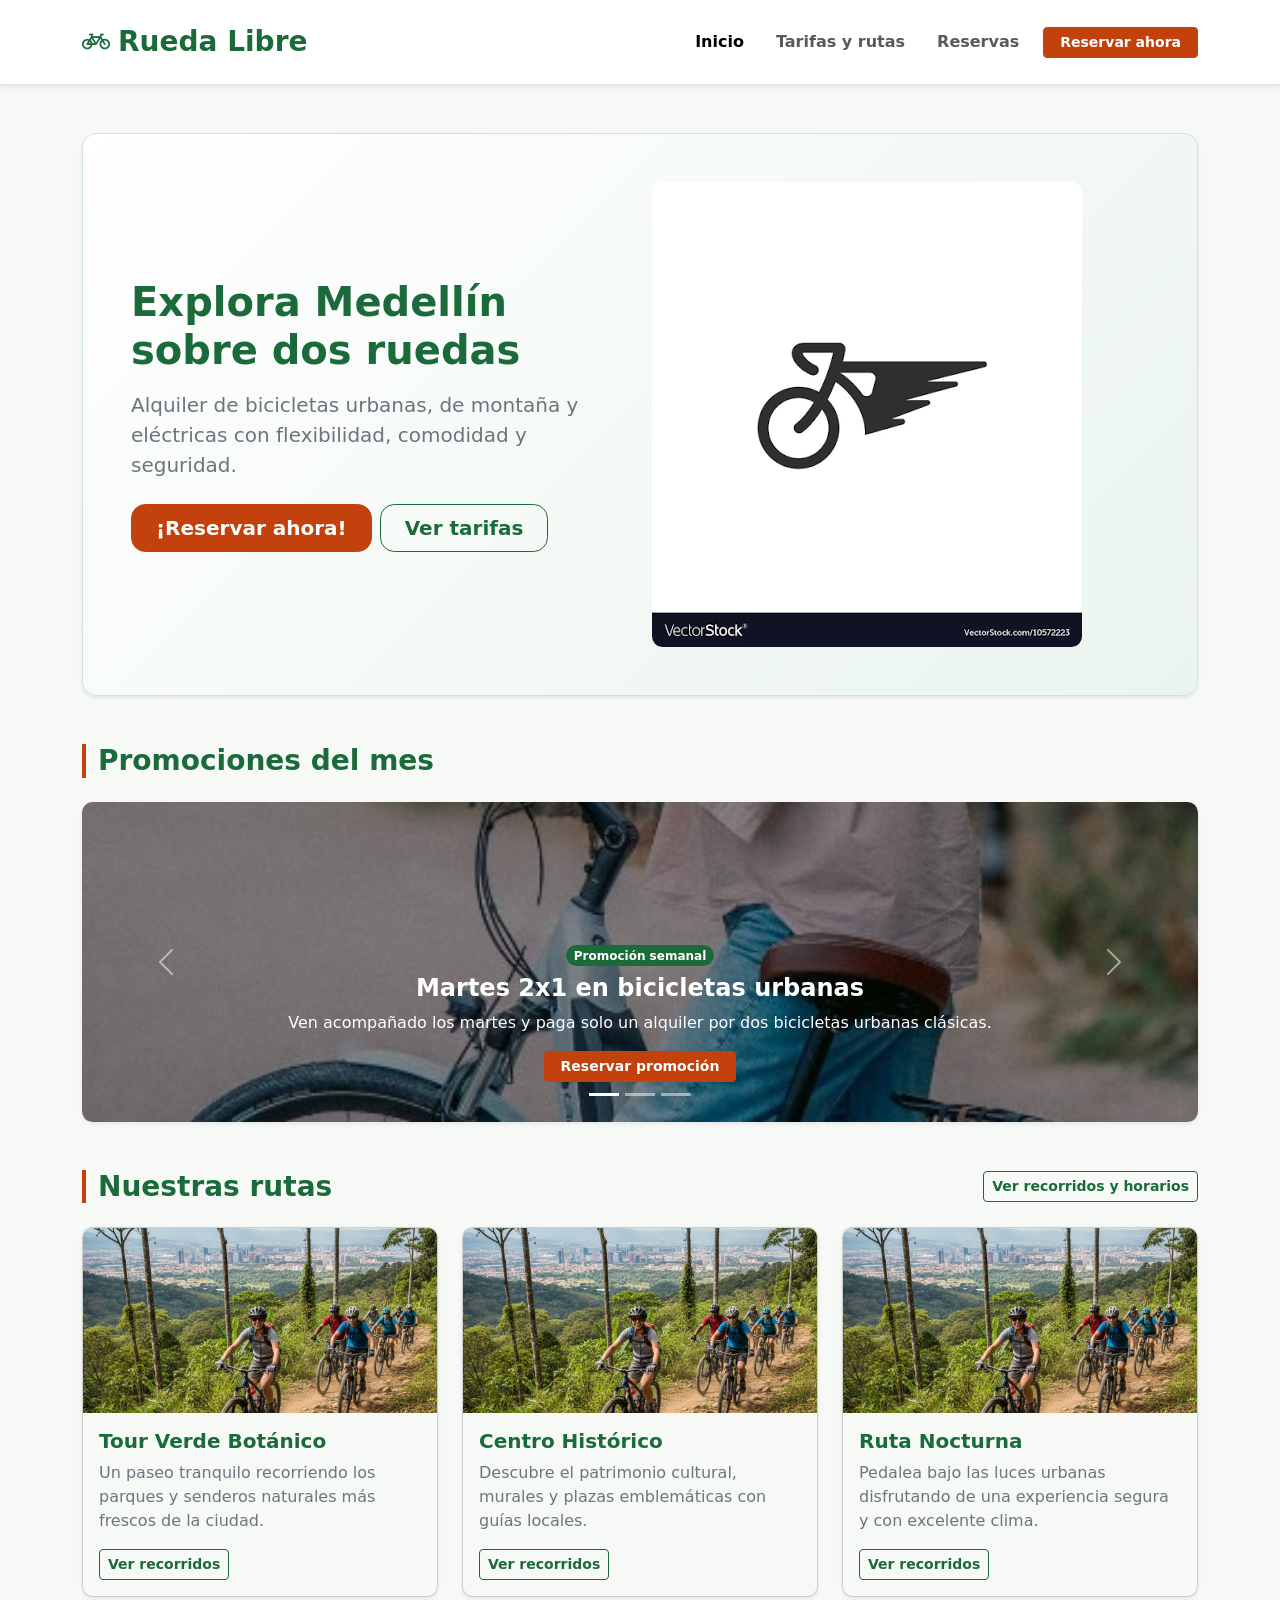
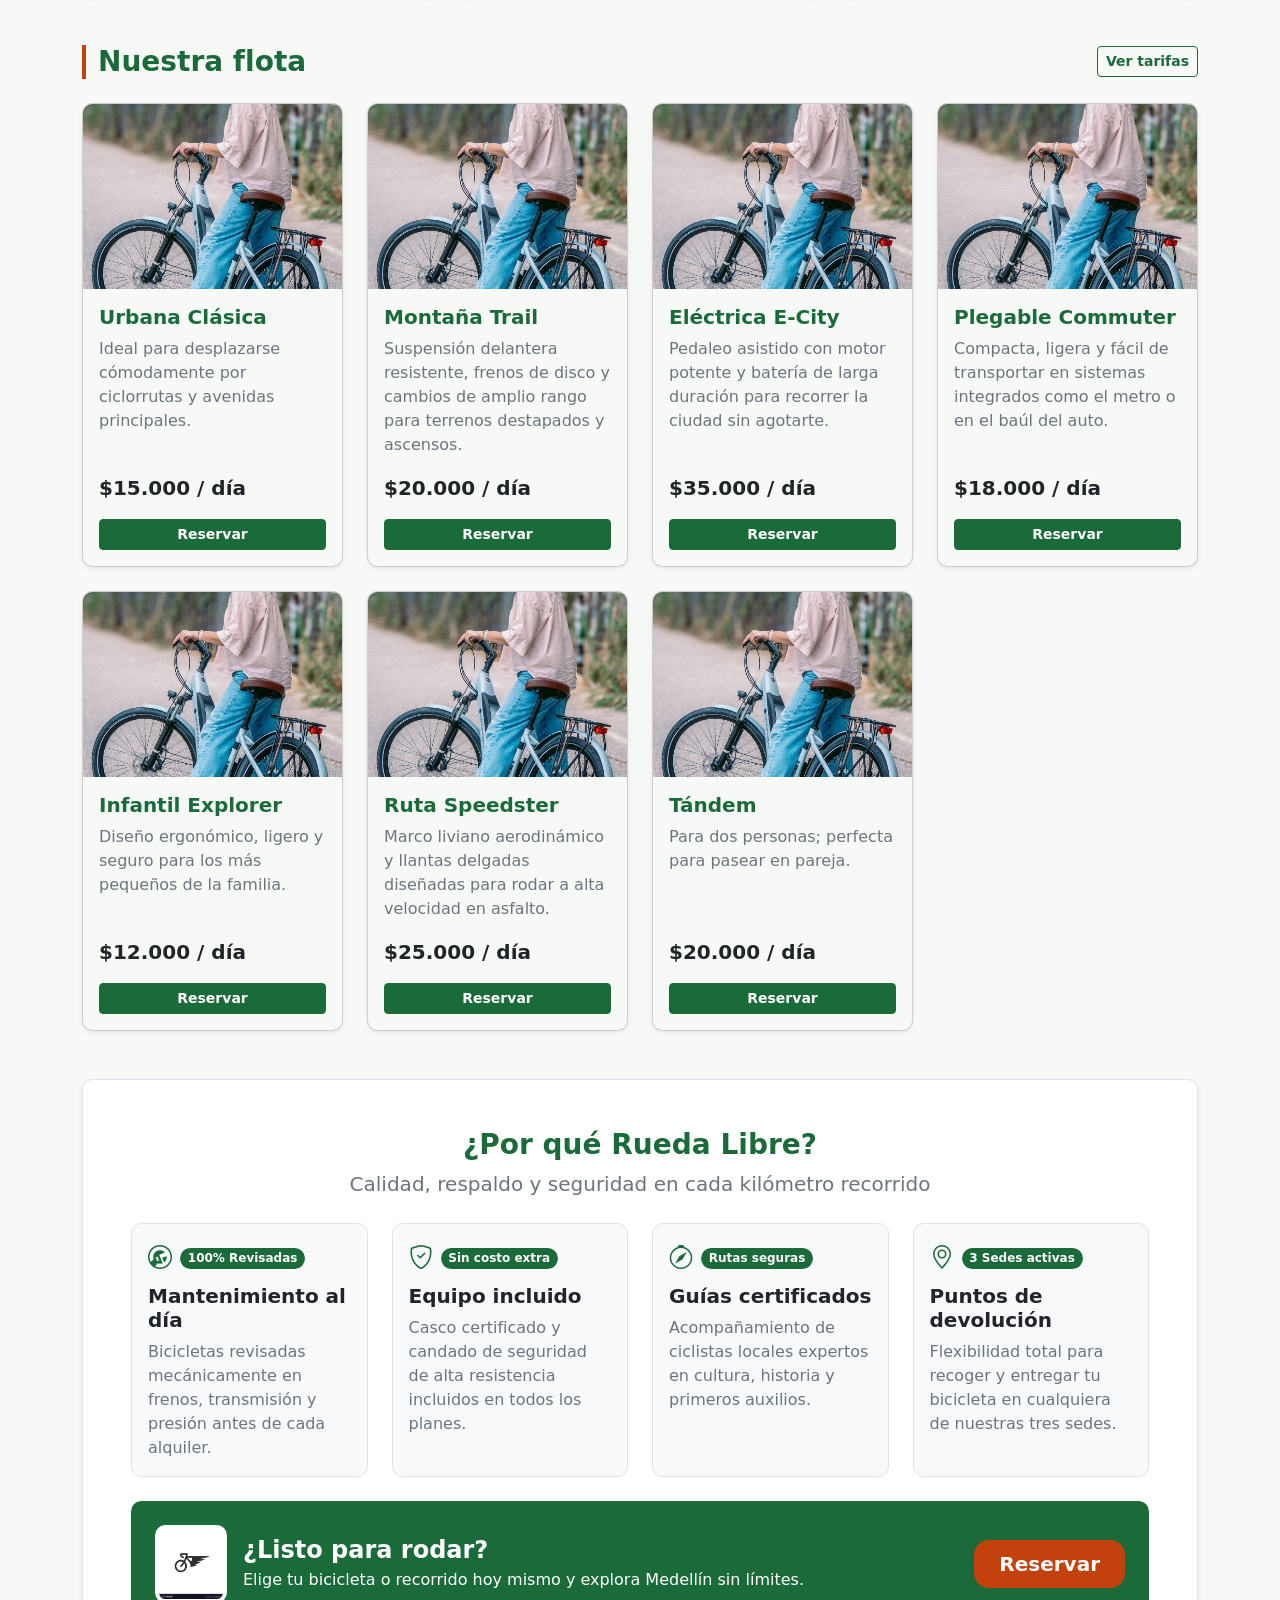
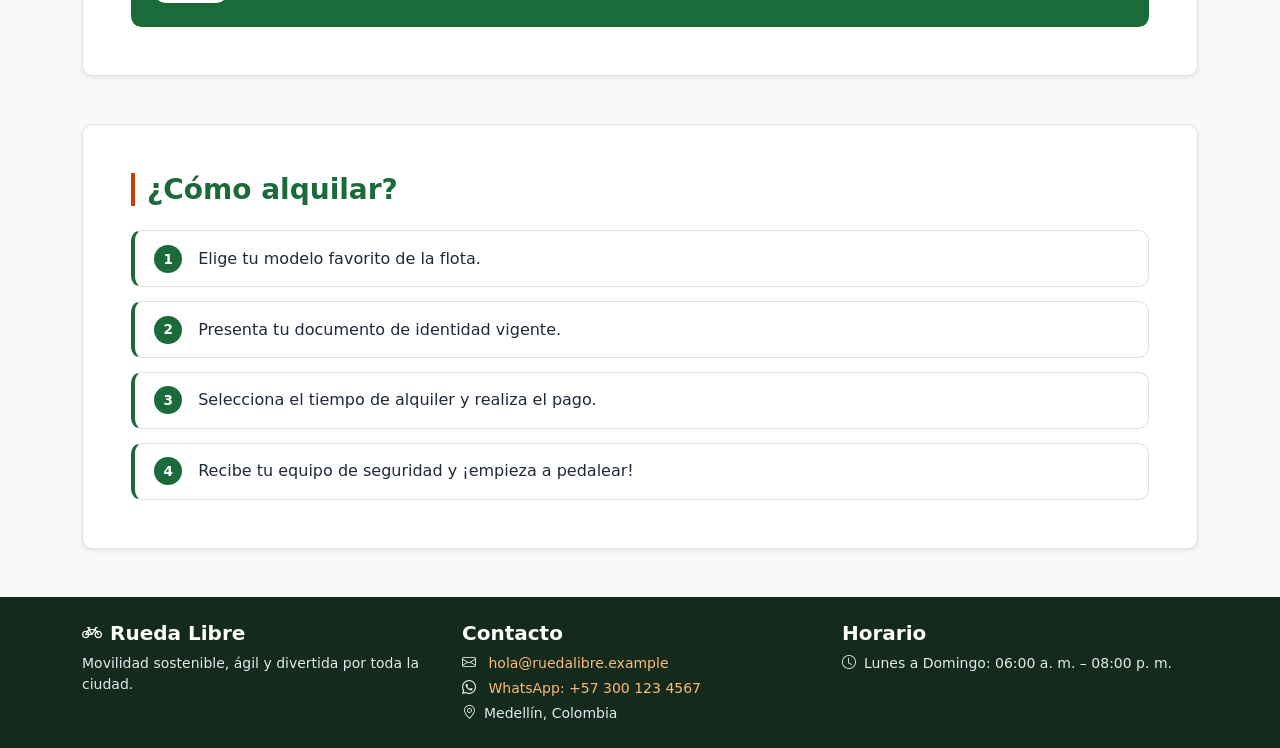
<file: index.html>
<!DOCTYPE html>
<html lang="es">
<head>
  <meta charset="UTF-8">
  <meta name="viewport" content="width=device-width, initial-scale=1.0">
  <meta name="description" content="Rueda Libre - Alquiler de bicicletas urbanas, de montaña y eléctricas en Medellín. Conoce nuestra flota y rutas.">
  <title>Rueda Libre | Alquiler de bicicletas en Medellín</title>
  <!-- Bootstrap 5.3 CSS -->
  <link href="https://cdn.jsdelivr.net/npm/bootstrap@5.3.3/dist/css/bootstrap.min.css" rel="stylesheet" integrity="sha384-QWTKZyjpPEjISv5WaRU9OFeRpok6YctnYmDr5pNlyT2bRjXh0JMhjY6hW+ALEwIH" crossorigin="anonymous">
  <!-- Bootstrap Icons CDN -->
  <link rel="stylesheet" href="https://cdn.jsdelivr.net/npm/bootstrap-icons@1.11.3/font/bootstrap-icons.min.css">
  <!-- Hoja propia después de Bootstrap -->
  <link rel="stylesheet" href="./style.css">
</head>
<body class="d-flex flex-column min-vh-100">

  <!-- MiniReto 9 y 12: Navbar colapsable por debajo de lg (992px) -->
  <header class="sticky-top shadow-sm">
    <nav class="navbar navbar-expand-lg bg-white border-bottom py-3">
      <div class="container">
        <a class="navbar-brand fw-bold text-primary fs-3 d-flex align-items-center gap-2" href="index.html">
          <i class="bi bi-bicycle" aria-hidden="true"></i>
          <span>Rueda Libre</span>
        </a>

        <button class="navbar-toggler" type="button" data-bs-toggle="collapse" data-bs-target="#menuPrincipal" aria-controls="menuPrincipal" aria-expanded="false" aria-label="Abrir o cerrar menú de navegación">
          <span class="navbar-toggler-icon"></span>
        </button>

        <div class="collapse navbar-collapse" id="menuPrincipal">
          <ul class="navbar-nav ms-auto align-items-lg-center gap-lg-3 mt-3 mt-lg-0">
            <li class="nav-item">
              <a class="nav-link active fw-semibold" aria-current="page" href="index.html">Inicio</a>
            </li>
            <li class="nav-item">
              <a class="nav-link fw-semibold" href="paginas/tarifas.html">Tarifas y rutas</a>
            </li>
            <li class="nav-item">
              <a class="nav-link fw-semibold" href="paginas/reservas.html">Reservas</a>
            </li>
            <li class="nav-item mt-2 mt-lg-0">
              <a href="paginas/reservas.html" class="btn btn-naranja-pedal btn-sm fw-bold px-3">Reservar ahora</a>
            </li>
          </ul>
        </div>
      </div>
    </nav>
  </header>

  <main class="container py-4 py-lg-5 flex-grow-1">

    <!-- Portada Hero con clase propia .hero-rueda y botones unificados -->
    <section class="hero-rueda p-4 p-md-5 mb-5 shadow-sm">
      <div class="row align-items-center g-4 text-center text-md-start">
        <div class="col-12 col-md-6">
          <h1 class="display-6 fw-bold text-primary mb-3">Explora Medellín sobre dos ruedas</h1>
          <p class="lead text-secondary mb-4">Alquiler de bicicletas urbanas, de montaña y eléctricas con flexibilidad, comodidad y seguridad.</p>
          <div class="d-flex flex-wrap justify-content-center justify-content-md-start gap-2">
            <a href="paginas/reservas.html" class="btn btn-naranja-pedal btn-lg fw-bold px-4">¡Reservar ahora!</a>
            <a href="paginas/tarifas.html" class="btn btn-outline-primary btn-lg fw-bold px-4">Ver tarifas</a>
          </div>
        </div>
        <div class="col-12 col-md-6">
          <img src="img/images.png" alt="Personas pedaleando en bicicletas por la ciudad" class="img-fluid rounded mx-auto">
        </div>
      </div>
    </section>

    <!-- MiniReto 10: Carrusel de 3 promociones del mes -->
    <section id="promociones-mes" class="mb-5">
      <h2 class="h3 fw-bold titulo-seccion-rueda mb-4">Promociones del mes</h2>
      <div id="carruselPromociones" class="carousel slide rounded overflow-hidden shadow-sm" data-bs-ride="carousel">
        <div class="carousel-indicators">
          <button type="button" data-bs-target="#carruselPromociones" data-bs-slide-to="0" class="active" aria-current="true" aria-label="Promoción 1"></button>
          <button type="button" data-bs-target="#carruselPromociones" data-bs-slide-to="1" aria-label="Promoción 2"></button>
          <button type="button" data-bs-target="#carruselPromociones" data-bs-slide-to="2" aria-label="Promoción 3"></button>
        </div>

        <div class="carousel-inner">
          <!-- Promoción 1 -->
          <div class="carousel-item active">
            <img src="img/bicicleta.jpg" class="d-block w-100 img-carrusel" alt="Dos bicicletas urbanas estacionadas para la promoción Martes 2x1">
            <div class="carousel-caption d-block">
              <span class="badge bg-primary mb-2">Promoción semanal</span>
              <h3 class="h4 fw-bold">Martes 2x1 en bicicletas urbanas</h3>
              <p class="mb-3">Ven acompañado los martes y paga solo un alquiler por dos bicicletas urbanas clásicas.</p>
              <a href="paginas/reservas.html" class="btn btn-naranja-pedal btn-sm fw-bold px-3">Reservar promoción</a>
            </div>
          </div>

          <!-- Promoción 2 -->
          <div class="carousel-item">
            <img src="img/images.png" class="d-block w-100 img-carrusel" alt="Ciclista recorriendo Medellín en bicicleta eléctrica asistida">
            <div class="carousel-caption d-block">
              <span class="badge bg-primary mb-2">Movilidad eléctrica</span>
              <h3 class="h4 fw-bold">20 % de descuento en eléctricas de lunes a jueves</h3>
              <p class="mb-3">Sube cualquier loma de Medellín sin esfuerzo con tarifa preferencial entre semana.</p>
              <a href="paginas/tarifas.html" class="btn btn-outline-light btn-sm fw-bold px-3">Ver tarifas</a>
            </div>
          </div>

          <!-- Promoción 3 -->
          <div class="carousel-item">
            <img src="img/ruta.jpg" class="d-block w-100 img-carrusel" alt="Sendero verde arbolado de los recorridos guiados de Rueda Libre">
            <div class="carousel-caption d-block">
              <span class="badge bg-primary mb-2">Celebración especial</span>
              <h3 class="h4 fw-bold">Si cumples años, el recorrido guiado es gratis</h3>
              <p class="mb-3">Presenta tu documento en el mes de tu cumpleaños y disfruta cualquier tour guiado sin costo.</p>
              <a href="paginas/tarifas.html#recorridos" class="btn btn-outline-light btn-sm fw-bold px-3">Ver recorridos</a>
            </div>
          </div>
        </div>

        <button class="carousel-control-prev" type="button" data-bs-target="#carruselPromociones" data-bs-slide="prev">
          <span class="carousel-control-prev-icon" aria-hidden="true"></span>
          <span class="visually-hidden">Promoción anterior</span>
        </button>
        <button class="carousel-control-next" type="button" data-bs-target="#carruselPromociones" data-bs-slide="next">
          <span class="carousel-control-next-icon" aria-hidden="true"></span>
          <span class="visually-hidden">Promoción siguiente</span>
        </button>
      </div>
    </section>

    <!-- MiniReto 10: Galería "Nuestras rutas" convertida en Cards -->
    <section id="nuestras-rutas" class="mb-5">
      <div class="d-flex flex-wrap justify-content-between align-items-center gap-2 mb-4">
        <h2 class="h3 fw-bold titulo-seccion-rueda m-0">Nuestras rutas</h2>
        <a href="paginas/tarifas.html#recorridos" class="btn btn-outline-primary btn-sm fw-bold">Ver recorridos y horarios</a>
      </div>

      <div class="row g-4">
        <div class="col-12 col-md-4">
          <article class="card h-100 shadow-sm">
            <img src="img/ruta.jpg" alt="Sendero verde del Tour Botánico" class="card-img-top img-tarjeta">
            <div class="card-body d-flex flex-column">
              <h3 class="card-title h5 fw-bold text-primary">Tour Verde Botánico</h3>
              <p class="card-text text-secondary flex-grow-1">Un paseo tranquilo recorriendo los parques y senderos naturales más frescos de la ciudad.</p>
              <a href="paginas/tarifas.html#recorridos" class="btn btn-outline-primary btn-sm fw-bold mt-auto align-self-start">Ver recorridos</a>
            </div>
          </article>
        </div>

        <div class="col-12 col-md-4">
          <article class="card h-100 shadow-sm">
            <img src="img/ruta.jpg" alt="Arquitectura del Centro Histórico" class="card-img-top img-tarjeta">
            <div class="card-body d-flex flex-column">
              <h3 class="card-title h5 fw-bold text-primary">Centro Histórico</h3>
              <p class="card-text text-secondary flex-grow-1">Descubre el patrimonio cultural, murales y plazas emblemáticas con guías locales.</p>
              <a href="paginas/tarifas.html#recorridos" class="btn btn-outline-primary btn-sm fw-bold mt-auto align-self-start">Ver recorridos</a>
            </div>
          </article>
        </div>

        <div class="col-12 col-md-4">
          <article class="card h-100 shadow-sm">
            <img src="img/ruta.jpg" alt="Paisaje nocturno sobre ruedas" class="card-img-top img-tarjeta">
            <div class="card-body d-flex flex-column">
              <h3 class="card-title h5 fw-bold text-primary">Ruta Nocturna</h3>
              <p class="card-text text-secondary flex-grow-1">Pedalea bajo las luces urbanas disfrutando de una experiencia segura y con excelente clima.</p>
              <a href="paginas/tarifas.html#recorridos" class="btn btn-outline-primary btn-sm fw-bold mt-auto align-self-start">Ver recorridos</a>
            </div>
          </article>
        </div>
      </div>
    </section>

    <!-- MiniReto 10: Sección "Nuestra flota" en Cards de igual altura (h-100) -->
    <section id="nuestra-flota" class="mb-5">
      <div class="d-flex flex-wrap justify-content-between align-items-center gap-2 mb-4">
        <h2 class="h3 fw-bold titulo-seccion-rueda m-0">Nuestra flota</h2>
        <a href="paginas/tarifas.html" class="btn btn-outline-primary btn-sm fw-bold">Ver tarifas</a>
      </div>

      <div class="row g-4">

        <!-- 1. Urbana Clásica -->
        <div class="col-12 col-sm-6 col-lg-4 col-xl-3">
          <article class="card h-100 shadow-sm">
            <img src="img/bicicleta.jpg" alt="Bicicleta Urbana Clásica" class="card-img-top img-tarjeta">
            <div class="card-body d-flex flex-column">
              <h3 class="card-title h5 fw-bold text-primary">Urbana Clásica</h3>
              <p class="card-text text-secondary flex-grow-1">Ideal para desplazarse cómodamente por ciclorrutas y avenidas principales.</p>
              <p class="fw-bold fs-5 text-dark mb-3">$15.000 / día</p>
              <a href="paginas/reservas.html" class="btn btn-primary btn-sm w-100 fw-bold mt-auto">Reservar</a>
            </div>
          </article>
        </div>

        <!-- 2. Montaña Trail -->
        <div class="col-12 col-sm-6 col-lg-4 col-xl-3">
          <article class="card h-100 shadow-sm">
            <img src="img/bicicleta.jpg" alt="Bicicleta de Montaña Trail" class="card-img-top img-tarjeta">
            <div class="card-body d-flex flex-column">
              <h3 class="card-title h5 fw-bold text-primary">Montaña Trail</h3>
              <p class="card-text text-secondary flex-grow-1">Suspensión delantera resistente, frenos de disco y cambios de amplio rango para terrenos destapados y ascensos.</p>
              <p class="fw-bold fs-5 text-dark mb-3">$20.000 / día</p>
              <a href="paginas/reservas.html" class="btn btn-primary btn-sm w-100 fw-bold mt-auto">Reservar</a>
            </div>
          </article>
        </div>

        <!-- 3. Eléctrica E-City -->
        <div class="col-12 col-sm-6 col-lg-4 col-xl-3">
          <article class="card h-100 shadow-sm">
            <img src="img/bicicleta.jpg" alt="Bicicleta Eléctrica E-City" class="card-img-top img-tarjeta">
            <div class="card-body d-flex flex-column">
              <h3 class="card-title h5 fw-bold text-primary">Eléctrica E-City</h3>
              <p class="card-text text-secondary flex-grow-1">Pedaleo asistido con motor potente y batería de larga duración para recorrer la ciudad sin agotarte.</p>
              <p class="fw-bold fs-5 text-dark mb-3">$35.000 / día</p>
              <a href="paginas/reservas.html" class="btn btn-primary btn-sm w-100 fw-bold mt-auto">Reservar</a>
            </div>
          </article>
        </div>

        <!-- 4. Plegable Commuter -->
        <div class="col-12 col-sm-6 col-lg-4 col-xl-3">
          <article class="card h-100 shadow-sm">
            <img src="img/bicicleta.jpg" alt="Bicicleta Plegable Commuter" class="card-img-top img-tarjeta">
            <div class="card-body d-flex flex-column">
              <h3 class="card-title h5 fw-bold text-primary">Plegable Commuter</h3>
              <p class="card-text text-secondary flex-grow-1">Compacta, ligera y fácil de transportar en sistemas integrados como el metro o en el baúl del auto.</p>
              <p class="fw-bold fs-5 text-dark mb-3">$18.000 / día</p>
              <a href="paginas/reservas.html" class="btn btn-primary btn-sm w-100 fw-bold mt-auto">Reservar</a>
            </div>
          </article>
        </div>

        <!-- 5. Infantil Explorer -->
        <div class="col-12 col-sm-6 col-lg-4 col-xl-3">
          <article class="card h-100 shadow-sm">
            <img src="img/bicicleta.jpg" alt="Bicicleta Infantil Kids" class="card-img-top img-tarjeta">
            <div class="card-body d-flex flex-column">
              <h3 class="card-title h5 fw-bold text-primary">Infantil Explorer</h3>
              <p class="card-text text-secondary flex-grow-1">Diseño ergonómico, ligero y seguro para los más pequeños de la familia.</p>
              <p class="fw-bold fs-5 text-dark mb-3">$12.000 / día</p>
              <a href="paginas/reservas.html" class="btn btn-primary btn-sm w-100 fw-bold mt-auto">Reservar</a>
            </div>
          </article>
        </div>

        <!-- 6. Ruta Speedster -->
        <div class="col-12 col-sm-6 col-lg-4 col-xl-3">
          <article class="card h-100 shadow-sm">
            <img src="img/bicicleta.jpg" alt="Bicicleta de Ruta Speedster" class="card-img-top img-tarjeta">
            <div class="card-body d-flex flex-column">
              <h3 class="card-title h5 fw-bold text-primary">Ruta Speedster</h3>
              <p class="card-text text-secondary flex-grow-1">Marco liviano aerodinámico y llantas delgadas diseñadas para rodar a alta velocidad en asfalto.</p>
              <p class="fw-bold fs-5 text-dark mb-3">$25.000 / día</p>
              <a href="paginas/reservas.html" class="btn btn-primary btn-sm w-100 fw-bold mt-auto">Reservar</a>
            </div>
          </article>
        </div>

        <!-- 7. Tándem -->
        <div class="col-12 col-sm-6 col-lg-4 col-xl-3">
          <article class="card h-100 shadow-sm">
            <img src="img/bicicleta.jpg" alt="Bicicleta Tándem para dos personas" class="card-img-top img-tarjeta">
            <div class="card-body d-flex flex-column">
              <h3 class="card-title h5 fw-bold text-primary">Tándem</h3>
              <p class="card-text text-secondary flex-grow-1">Para dos personas; perfecta para pasear en pareja.</p>
              <p class="fw-bold fs-5 text-dark mb-3">$20.000 / día</p>
              <a href="paginas/reservas.html" class="btn btn-primary btn-sm w-100 fw-bold mt-auto">Reservar</a>
            </div>
          </article>
        </div>

      </div>
    </section>

    <!-- Sección "¿Por qué Rueda Libre?" con Bootstrap Icons (MiniReto 6 + 12) -->
    <section id="por-que-rueda-libre" class="bg-white border rounded p-4 p-md-5 mb-5 shadow-sm">
      <div class="text-center mb-4">
        <h2 class="h3 fw-bold text-primary">¿Por qué Rueda Libre?</h2>
        <p class="lead text-secondary mb-0">Calidad, respaldo y seguridad en cada kilómetro recorrido</p>
      </div>

      <div class="row g-4 mb-4">
        <div class="col-12 col-sm-6 col-lg-3">
          <div class="bg-light border rounded p-3 h-100 d-flex flex-column">
            <div class="d-flex align-items-center gap-2 mb-2 text-primary">
              <i class="bi bi-wrench-adjustable-circle fs-4" aria-hidden="true"></i>
              <span class="badge bg-primary">100% Revisadas</span>
            </div>
            <h3 class="h5 fw-bold text-dark">Mantenimiento al día</h3>
            <p class="text-secondary mb-0">Bicicletas revisadas mecánicamente en frenos, transmisión y presión antes de cada alquiler.</p>
          </div>
        </div>

        <div class="col-12 col-sm-6 col-lg-3">
          <div class="bg-light border rounded p-3 h-100 d-flex flex-column">
            <div class="d-flex align-items-center gap-2 mb-2 text-primary">
              <i class="bi bi-shield-check fs-4" aria-hidden="true"></i>
              <span class="badge bg-primary">Sin costo extra</span>
            </div>
            <h3 class="h5 fw-bold text-dark">Equipo incluido</h3>
            <p class="text-secondary mb-0">Casco certificado y candado de seguridad de alta resistencia incluidos en todos los planes.</p>
          </div>
        </div>

        <div class="col-12 col-sm-6 col-lg-3">
          <div class="bg-light border rounded p-3 h-100 d-flex flex-column">
            <div class="d-flex align-items-center gap-2 mb-2 text-primary">
              <i class="bi bi-compass fs-4" aria-hidden="true"></i>
              <span class="badge bg-primary">Rutas seguras</span>
            </div>
            <h3 class="h5 fw-bold text-dark">Guías certificados</h3>
            <p class="text-secondary mb-0">Acompañamiento de ciclistas locales expertos en cultura, historia y primeros auxilios.</p>
          </div>
        </div>

        <div class="col-12 col-sm-6 col-lg-3">
          <div class="bg-light border rounded p-3 h-100 d-flex flex-column">
            <div class="d-flex align-items-center gap-2 mb-2 text-primary">
              <i class="bi bi-geo-alt fs-4" aria-hidden="true"></i>
              <span class="badge bg-primary">3 Sedes activas</span>
            </div>
            <h3 class="h5 fw-bold text-dark">Puntos de devolución</h3>
            <p class="text-secondary mb-0">Flexibilidad total para recoger y entregar tu bicicleta en cualquiera de nuestras tres sedes.</p>
          </div>
        </div>
      </div>

      <div class="bg-primary text-white rounded p-4 d-flex flex-column flex-md-row justify-content-between align-items-center gap-3">
        <div class="d-flex align-items-center gap-3 text-center text-md-start">
          <img src="img/images.png" alt="Ciclista decorativo" width="72" class="d-none d-md-block rounded bg-white p-1">
          <div>
            <h3 class="h4 fw-bold mb-1">¿Listo para rodar?</h3>
            <p class="mb-0">Elige tu bicicleta o recorrido hoy mismo y explora Medellín sin límites.</p>
          </div>
        </div>
        <a href="paginas/reservas.html" class="btn btn-naranja-pedal btn-lg fw-bold px-4">Reservar</a>
      </div>
    </section>

    <!-- Pasos sencillos para alquilar -->
    <section id="como-alquilar" class="bg-white border rounded p-4 p-md-5 shadow-sm">
      <h2 class="h3 fw-bold titulo-seccion-rueda mb-4">¿Cómo alquilar?</h2>
      <ol class="lista-pasos">
        <li>Elige tu modelo favorito de la flota.</li>
        <li>Presenta tu documento de identidad vigente.</li>
        <li>Selecciona el tiempo de alquiler y realiza el pago.</li>
        <li>Recibe tu equipo de seguridad y ¡empieza a pedalear!</li>
      </ol>
    </section>

  </main>

  <!-- Pie de página institucional con íconos y enlace WhatsApp -->
  <footer class="pie-rueda py-4 mt-auto">
    <div class="container">
      <div class="row g-4 text-center text-md-start">
        <div class="col-12 col-md-4">
          <h3 class="h5 fw-bold text-white d-flex align-items-center justify-content-center justify-content-md-start gap-2">
            <i class="bi bi-bicycle" aria-hidden="true"></i> Rueda Libre
          </h3>
          <p class="small mb-0">Movilidad sostenible, ágil y divertida por toda la ciudad.</p>
        </div>
        <div class="col-12 col-md-4">
          <h3 class="h5 fw-bold text-white">Contacto</h3>
          <p class="small mb-1">
            <i class="bi bi-envelope me-2" aria-hidden="true"></i>
            <a href="mailto:hola@ruedalibre.example">hola@ruedalibre.example</a>
          </p>
          <p class="small mb-1">
            <i class="bi bi-whatsapp me-2" aria-hidden="true"></i>
            <a href="https://wa.me/573001234567" target="_blank" rel="noopener noreferrer">WhatsApp: +57 300 123 4567</a>
          </p>
          <p class="small mb-0">
            <i class="bi bi-geo-alt me-2" aria-hidden="true"></i>Medellín, Colombia
          </p>
        </div>
        <div class="col-12 col-md-4">
          <h3 class="h5 fw-bold text-white">Horario</h3>
          <p class="small mb-0">
            <i class="bi bi-clock me-2" aria-hidden="true"></i>Lunes a Domingo: 06:00 a. m. – 08:00 p. m.
          </p>
        </div>
      </div>
    </div>
  </footer>

  <!-- Bootstrap 5.3 Bundle JS (cargado una sola vez antes de cerrar body) -->
  <script src="https://cdn.jsdelivr.net/npm/bootstrap@5.3.3/dist/js/bootstrap.bundle.min.js" integrity="sha384-YvpcrYf0tY3lHB60NNkmXc5s9fDVZLESaAA55NDzOxhy9GkcIdslK1eN7N6jIeHz" crossorigin="anonymous"></script>
</body>
</html>
</file>
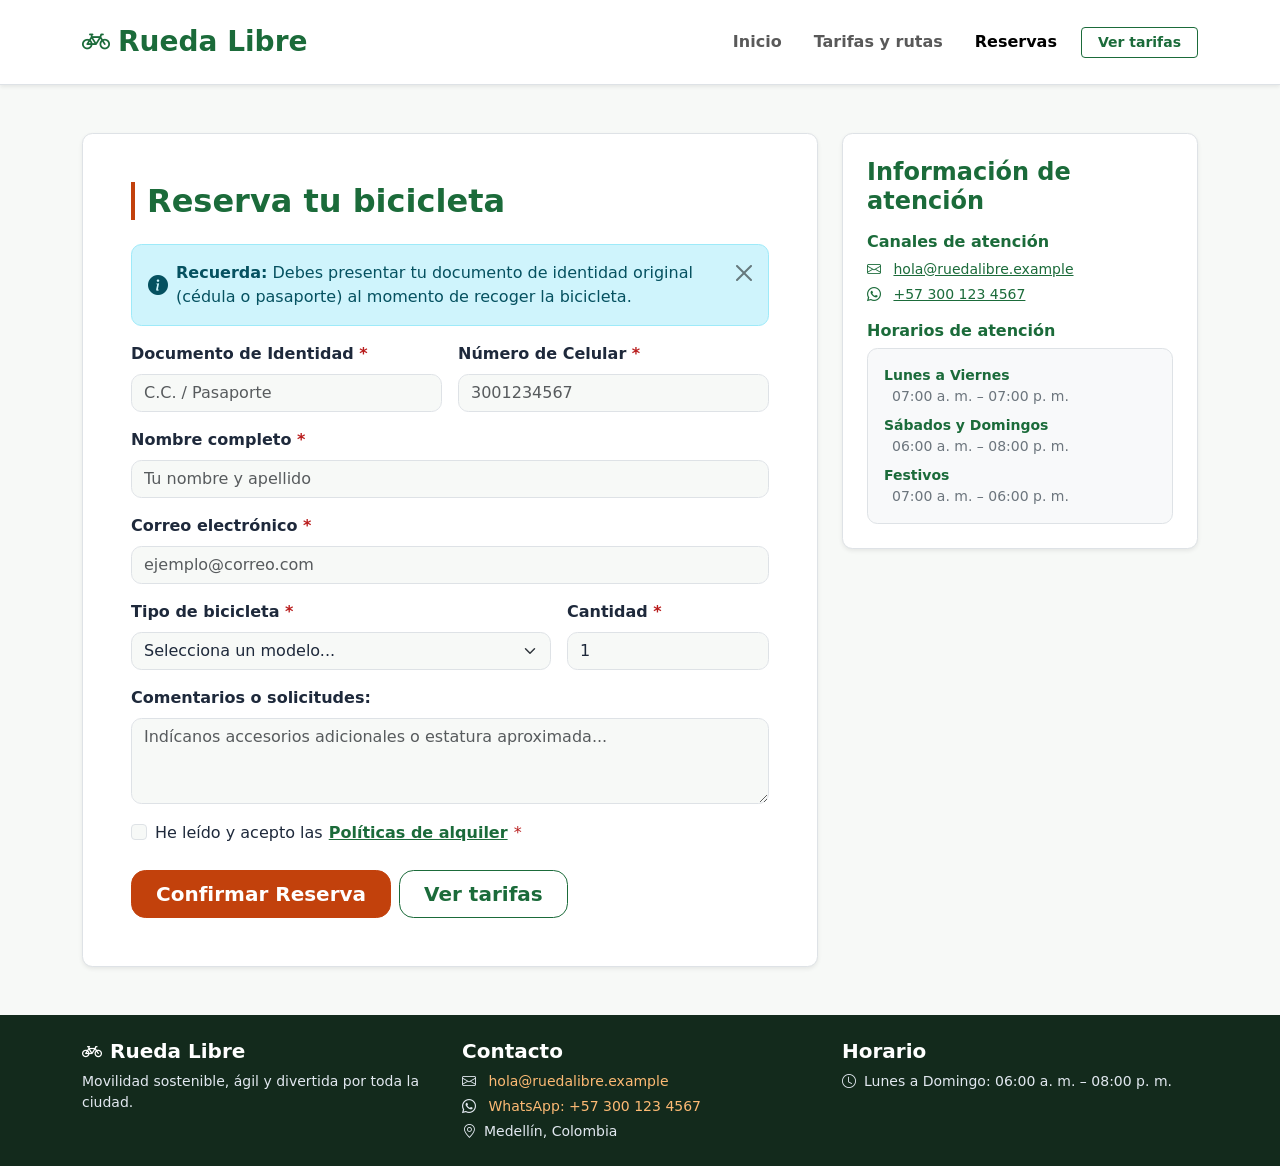
<file: paginas/reservas.html>
<!DOCTYPE html>
<html lang="es">
<head>
  <meta charset="UTF-8">
  <meta name="viewport" content="width=device-width, initial-scale=1.0">
  <meta name="description" content="Formulario de reserva de bicicletas en Rueda Libre. Elige tu modelo y confirma tus datos.">
  <title>Reservas | Rueda Libre</title>
  <link href="https://cdn.jsdelivr.net/npm/bootstrap@5.3.3/dist/css/bootstrap.min.css" rel="stylesheet" integrity="sha384-QWTKZyjpPEjISv5WaRU9OFeRpok6YctnYmDr5pNlyT2bRjXh0JMhjY6hW+ALEwIH" crossorigin="anonymous">
  <link rel="stylesheet" href="https://cdn.jsdelivr.net/npm/bootstrap-icons@1.11.3/font/bootstrap-icons.min.css">
  <link rel="stylesheet" href="../style.css">
</head>
<body class="d-flex flex-column min-vh-100">

  <header class="sticky-top shadow-sm">
    <nav class="navbar navbar-expand-lg bg-white border-bottom py-3">
      <div class="container">
        <a class="navbar-brand fw-bold text-primary fs-3 d-flex align-items-center gap-2" href="../index.html">
          <i class="bi bi-bicycle" aria-hidden="true"></i>
          <span>Rueda Libre</span>
        </a>

        <button class="navbar-toggler" type="button" data-bs-toggle="collapse" data-bs-target="#menuPrincipal" aria-controls="menuPrincipal" aria-expanded="false" aria-label="Abrir o cerrar menú de navegación">
          <span class="navbar-toggler-icon"></span>
        </button>

        <div class="collapse navbar-collapse" id="menuPrincipal">
          <ul class="navbar-nav ms-auto align-items-lg-center gap-lg-3 mt-3 mt-lg-0">
            <li class="nav-item">
              <a class="nav-link fw-semibold" href="../index.html">Inicio</a>
            </li>
            <li class="nav-item">
              <a class="nav-link fw-semibold" href="tarifas.html">Tarifas y rutas</a>
            </li>
            <li class="nav-item">
              <a class="nav-link active fw-semibold" aria-current="page" href="reservas.html">Reservas</a>
            </li>
            <li class="nav-item mt-2 mt-lg-0">
              <a href="tarifas.html" class="btn btn-outline-primary btn-sm fw-bold px-3">Ver tarifas</a>
            </li>
          </ul>
        </div>
      </div>
    </nav>
  </header>

  <main class="container py-4 py-lg-5 flex-grow-1">
    <div class="row g-4 align-items-start">
      <section class="col-12 col-md-8">
        <div class="bg-white border rounded p-4 p-md-5 shadow-sm">
          <h1 class="h2 fw-bold titulo-seccion-rueda mb-4">Reserva tu bicicleta</h1>
          <div class="alert alert-info alert-dismissible fade show d-flex align-items-center gap-2" role="alert">
            <i class="bi bi-info-circle-fill fs-5" aria-hidden="true"></i>
            <div>
              <strong>Recuerda:</strong> Debes presentar tu documento de identidad original (cédula o pasaporte) al momento de recoger la bicicleta.
            </div>
            <button type="button" class="btn-close" data-bs-dismiss="alert" aria-label="Cerrar aviso"></button>
          </div>
          <form id="form-reserva" class="needs-validation" action="#" method="POST" novalidate>
            <div class="row g-3 mb-3">
              <div class="col-12 col-md-6">
                <label for="documento" class="form-label fw-semibold">
                  Documento de Identidad <span class="obligatorio">*</span>
                </label>
                <input type="text" class="form-control" id="documento" name="documento" placeholder="C.C. / Pasaporte" minlength="5" maxlength="20" pattern="[A-Za-z0-9]{5,20}" required>
                <div class="invalid-feedback">
                  Ingresa un número de documento válido entre 5 y 20 caracteres alfanuméricos, sin puntos ni espacios.
                </div>
              </div>
              <div class="col-12 col-md-6">
                <label for="celular" class="form-label fw-semibold">
                  Número de Celular <span class="obligatorio">*</span>
                </label>
                <input type="tel" class="form-control" id="celular" name="celular" placeholder="3001234567" pattern="[0-9]{10}" minlength="10" maxlength="10" required>
                <div class="invalid-feedback">
                  Escribe un número de celular de 10 dígitos numéricos sin espacios ni guiones (ej. 3001234567).
                </div>
              </div>
            </div>
            <div class="mb-3">
              <label for="nombre" class="form-label fw-semibold">
                Nombre completo <span class="obligatorio">*</span>
              </label>
              <input type="text" class="form-control" id="nombre" name="nombre" placeholder="Tu nombre y apellido" minlength="3" required>
              <div class="invalid-feedback">
                Ingresa tu nombre y apellido completos (mínimo 3 caracteres).
              </div>
            </div>
            <div class="mb-3">
              <label for="email" class="form-label fw-semibold">
                Correo electrónico <span class="obligatorio">*</span>
              </label>
              <input type="email" class="form-control" id="email" name="email" placeholder="ejemplo@correo.com" required>
              <div class="invalid-feedback">
                Introduce un correo electrónico válido que incluya @ y dominio (ej. nombre@correo.com).
              </div>
            </div>
            <div class="row g-3 mb-3">
              <div class="col-12 col-md-8">
                <label for="tipo-bici" class="form-label fw-semibold">
                  Tipo de bicicleta <span class="obligatorio">*</span>
                </label>
                <select class="form-select" id="tipo-bici" name="tipo_bici" required>
                  <option value="" disabled selected>Selecciona un modelo...</option>
                  <option value="urbana">Urbana Clásica</option>
                  <option value="montana">Montaña Trail</option>
                  <option value="electrica">Eléctrica E-City</option>
                  <option value="plegable">Plegable Commuter</option>
                  <option value="infantil">Infantil Explorer</option>
                  <option value="ruta">Ruta Speedster</option>
                  <option value="tandem">Tándem</option>
                </select>
                <div class="invalid-feedback">
                  Selecciona uno de los modelos de bicicleta disponibles en la lista.
                </div>
              </div>
              <div class="col-12 col-md-4">
                <label for="cantidad" class="form-label fw-semibold">
                  Cantidad <span class="obligatorio">*</span>
                </label>
                <input type="number" class="form-control" id="cantidad" name="cantidad" value="1" min="1" max="10" required>
                <div class="invalid-feedback">
                  Indica una cantidad válida entre 1 y 10 bicicletas.
                </div>
              </div>
            </div>
            <div class="mb-3">
              <label for="mensaje" class="form-label fw-semibold">Comentarios o solicitudes:</label>
              <textarea class="form-control" id="mensaje" name="mensaje" rows="3" maxlength="300" placeholder="Indícanos accesorios adicionales o estatura aproximada..."></textarea>
            </div>
            <div class="mb-4">
              <div class="form-check">
                <input class="form-check-input" type="checkbox" id="aceptoPoliticas" required>
                <label class="form-check-label" for="aceptoPoliticas">
                  He leído y acepto las
                  <button type="button" class="btn btn-link p-0 align-baseline fw-semibold" data-bs-toggle="modal" data-bs-target="#modalPoliticas">
                    Políticas de alquiler
                  </button>
                  <span class="obligatorio">*</span>
                </label>
                <div class="invalid-feedback">
                  Debes marcar esta casilla para aceptar las políticas de alquiler antes de confirmar.
                </div>
              </div>
            </div>
            <div class="d-flex flex-wrap gap-2">
              <button type="submit" class="btn btn-naranja-pedal btn-lg fw-bold px-4">Confirmar Reserva</button>
              <a href="tarifas.html" class="btn btn-outline-primary btn-lg fw-bold px-4">Ver tarifas</a>
            </div>
          </form>
        </div>
      </section>
      <aside class="col-12 col-md-4">
        <div class="bg-white border rounded p-4 shadow-sm">
          <h2 class="h4 fw-bold text-primary mb-3">Información de atención</h2>
          <div class="mb-3">
            <h3 class="h6 fw-bold text-primary">Canales de atención</h3>
            <p class="small text-secondary mb-1">
              <i class="bi bi-envelope text-primary me-2" aria-hidden="true"></i>
              <a href="mailto:hola@ruedalibre.example">hola@ruedalibre.example</a>
            </p>
            <p class="small text-secondary mb-0">
              <i class="bi bi-whatsapp text-primary me-2" aria-hidden="true"></i>
              <a href="https://wa.me/573001234567" target="_blank" rel="noopener noreferrer">+57 300 123 4567</a>
            </p>
          </div>
          <div>
            <h3 class="h6 fw-bold text-primary">Horarios de atención</h3>
            <dl class="bg-light border rounded p-3 mb-0 small">
              <dt class="fw-bold text-primary">Lunes a Viernes</dt>
              <dd class="ms-2 mb-2 text-secondary">07:00 a. m. – 07:00 p. m.</dd>
              <dt class="fw-bold text-primary">Sábados y Domingos</dt>
              <dd class="ms-2 mb-2 text-secondary">06:00 a. m. – 08:00 p. m.</dd>
              <dt class="fw-bold text-primary">Festivos</dt>
              <dd class="ms-2 mb-0 text-secondary">07:00 a. m. – 06:00 p. m.</dd>
            </dl>
          </div>
        </div>
      </aside>
    </div>
  </main>
  <div class="modal fade" id="modalPoliticas" tabindex="-1" aria-labelledby="tituloModalPoliticas" aria-hidden="true">
    <div class="modal-dialog modal-dialog-centered">
      <div class="modal-content">
        <div class="modal-header">
          <h2 class="modal-title h5 fw-bold text-primary" id="tituloModalPoliticas">
            <i class="bi bi-file-earmark-text me-2" aria-hidden="true"></i>Políticas de alquiler
          </h2>
          <button type="button" class="btn-close" data-bs-dismiss="modal" aria-label="Cerrar ventana de políticas"></button>
        </div>
        <div class="modal-body">
          <ol class="mb-0 ps-3 text-secondary">
            <li class="mb-2">Presenta tu documento de identidad original al recoger la bicicleta.</li>
            <li class="mb-2">Revisa la bicicleta con el asesor antes de salir.</li>
            <li class="mb-2">Cada 15 minutos de retraso en la devolución tienen un recargo de $5.000.</li>
            <li class="mb-2">Los daños por mal uso se cobran según el costo de la reparación.</li>
            <li class="mb-0">Los menores de edad deben estar acompañados por un adulto responsable.</li>
          </ol>
        </div>
        <div class="modal-footer">
          <button type="button" class="btn btn-primary btn-sm fw-bold px-3" data-bs-dismiss="modal">Entendido</button>
        </div>
      </div>
    </div>
  </div>
  <footer class="pie-rueda py-4 mt-auto">
    <div class="container">
      <div class="row g-4 text-center text-md-start">
        <div class="col-12 col-md-4">
          <h3 class="h5 fw-bold text-white d-flex align-items-center justify-content-center justify-content-md-start gap-2">
            <i class="bi bi-bicycle" aria-hidden="true"></i> Rueda Libre
          </h3>
          <p class="small mb-0">Movilidad sostenible, ágil y divertida por toda la ciudad.</p>
        </div>
        <div class="col-12 col-md-4">
          <h3 class="h5 fw-bold text-white">Contacto</h3>
          <p class="small mb-1">
            <i class="bi bi-envelope me-2" aria-hidden="true"></i>
            <a href="mailto:hola@ruedalibre.example">hola@ruedalibre.example</a>
          </p>
          <p class="small mb-1">
            <i class="bi bi-whatsapp me-2" aria-hidden="true"></i>
            <a href="https://wa.me/573001234567" target="_blank" rel="noopener noreferrer">WhatsApp: +57 300 123 4567</a>
          </p>
          <p class="small mb-0">
            <i class="bi bi-geo-alt me-2" aria-hidden="true"></i>Medellín, Colombia
          </p>
        </div>
        <div class="col-12 col-md-4">
          <h3 class="h5 fw-bold text-white">Horario</h3>
          <p class="small mb-0">
            <i class="bi bi-clock me-2" aria-hidden="true"></i>Lunes a Domingo: 06:00 a. m. – 08:00 p. m.
          </p>
        </div>
      </div>
    </div>
  </footer>
  <script src="https://cdn.jsdelivr.net/npm/bootstrap@5.3.3/dist/js/bootstrap.bundle.min.js"></script>
  <script>
    (() => {
      'use strict'
      const forms = document.querySelectorAll('.needs-validation')
      Array.from(forms).forEach(form => {
        form.addEventListener('submit', event => {
          if (!form.checkValidity()) {
            event.preventDefault()
            event.stopPropagation()
          }
          form.classList.add('was-validated')
        }, false)
      })
    })()
  </script>
</body>
</html>
</file>
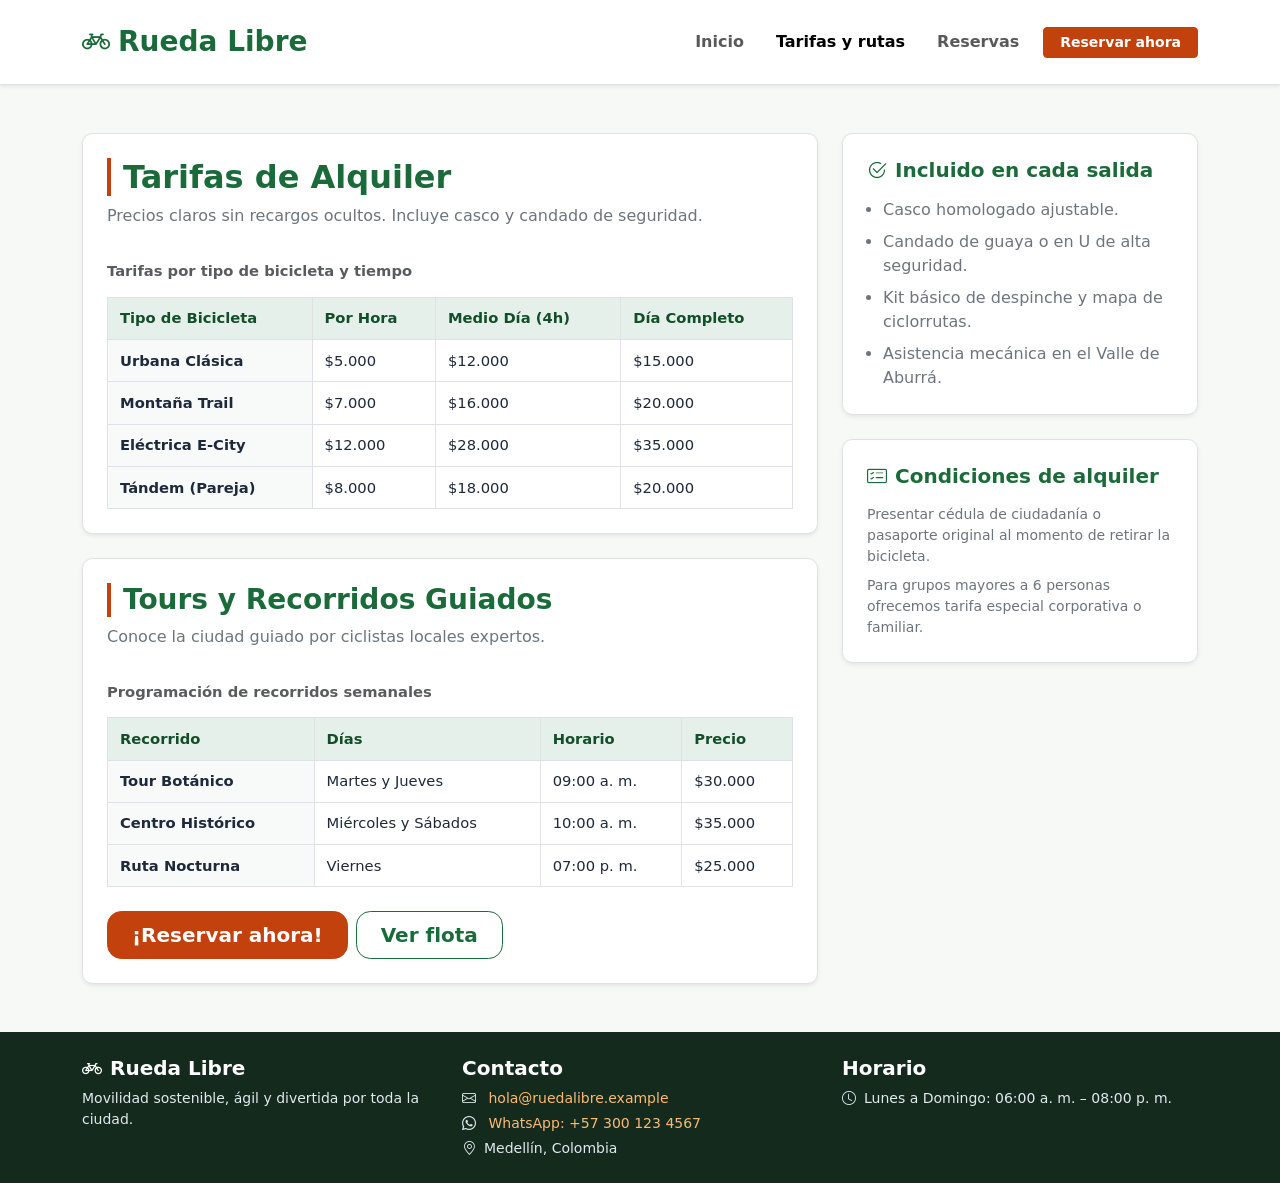
<file: paginas/tarifas.html>
<!DOCTYPE html>
<html lang="es">
<head>
  <meta charset="UTF-8">
  <meta name="viewport" content="width=device-width, initial-scale=1.0">
  <meta name="description" content="Tabla de tarifas de alquiler de bicicletas y programación de tours guiados en Rueda Libre.">
  <title>Tarifas y Rutas | Rueda Libre</title>
  <link href="https://cdn.jsdelivr.net/npm/bootstrap@5.3.3/dist/css/bootstrap.min.css" rel="stylesheet" integrity="sha384-QWTKZyjpPEjISv5WaRU9OFeRpok6YctnYmDr5pNlyT2bRjXh0JMhjY6hW+ALEwIH" crossorigin="anonymous">
  <link rel="stylesheet" href="https://cdn.jsdelivr.net/npm/bootstrap-icons@1.11.3/font/bootstrap-icons.min.css">
  <link rel="stylesheet" href="../style.css">
</head>
<body class="d-flex flex-column min-vh-100">

  <header class="sticky-top shadow-sm">
    <nav class="navbar navbar-expand-lg bg-white border-bottom py-3">
      <div class="container">
        <a class="navbar-brand fw-bold text-primary fs-3 d-flex align-items-center gap-2" href="../index.html">
          <i class="bi bi-bicycle" aria-hidden="true"></i>
          <span>Rueda Libre</span>
        </a>

        <button class="navbar-toggler" type="button" data-bs-toggle="collapse" data-bs-target="#menuPrincipal" aria-controls="menuPrincipal" aria-expanded="false" aria-label="Abrir o cerrar menú de navegación">
          <span class="navbar-toggler-icon"></span>
        </button>

        <div class="collapse navbar-collapse" id="menuPrincipal">
          <ul class="navbar-nav ms-auto align-items-lg-center gap-lg-3 mt-3 mt-lg-0">
            <li class="nav-item">
              <a class="nav-link fw-semibold" href="../index.html">Inicio</a>
            </li>
            <li class="nav-item">
              <a class="nav-link active fw-semibold" aria-current="page" href="tarifas.html">Tarifas y rutas</a>
            </li>
            <li class="nav-item">
              <a class="nav-link fw-semibold" href="reservas.html">Reservas</a>
            </li>
            <li class="nav-item mt-2 mt-lg-0">
              <a href="reservas.html" class="btn btn-naranja-pedal btn-sm fw-bold px-3">Reservar ahora</a>
            </li>
          </ul>
        </div>
      </div>
    </nav>
  </header>

  <main class="container py-4 py-lg-5 flex-grow-1">
    <div class="row g-4 align-items-start">

      <div class="col-12 col-lg-8">
        <section id="tarifas" class="bg-white border rounded p-4 mb-4 shadow-sm">
          <h1 class="h2 fw-bold titulo-seccion-rueda mb-2">Tarifas de Alquiler</h1>
          <p class="text-secondary mb-4">Precios claros sin recargos ocultos. Incluye casco y candado de seguridad.</p>

          <div class="contenedor-tabla">
            <table class="tabla-rueda">
              <caption>Tarifas por tipo de bicicleta y tiempo</caption>
              <thead>
                <tr>
                  <th scope="col">Tipo de Bicicleta</th>
                  <th scope="col">Por Hora</th>
                  <th scope="col">Medio Día (4h)</th>
                  <th scope="col">Día Completo</th>
                </tr>
              </thead>
              <tbody>
                <tr>
                  <th scope="row">Urbana Clásica</th>
                  <td>$5.000</td>
                  <td>$12.000</td>
                  <td>$15.000</td>
                </tr>
                <tr>
                  <th scope="row">Montaña Trail</th>
                  <td>$7.000</td>
                  <td>$16.000</td>
                  <td>$20.000</td>
                </tr>
                <tr>
                  <th scope="row">Eléctrica E-City</th>
                  <td>$12.000</td>
                  <td>$28.000</td>
                  <td>$35.000</td>
                </tr>
                <tr>
                  <th scope="row">Tándem (Pareja)</th>
                  <td>$8.000</td>
                  <td>$18.000</td>
                  <td>$20.000</td>
                </tr>
              </tbody>
            </table>
          </div>
        </section>

        <section id="recorridos" class="bg-white border rounded p-4 shadow-sm">
          <h2 class="h3 fw-bold titulo-seccion-rueda mb-2">Tours y Recorridos Guiados</h2>
          <p class="text-secondary mb-4">Conoce la ciudad guiado por ciclistas locales expertos.</p>

          <div class="contenedor-tabla">
            <table class="tabla-rueda">
              <caption>Programación de recorridos semanales</caption>
              <thead>
                <tr>
                  <th scope="col">Recorrido</th>
                  <th scope="col">Días</th>
                  <th scope="col">Horario</th>
                  <th scope="col">Precio</th>
                </tr>
              </thead>
              <tbody>
                <tr>
                  <th scope="row">Tour Botánico</th>
                  <td>Martes y Jueves</td>
                  <td>09:00 a. m.</td>
                  <td>$30.000</td>
                </tr>
                <tr>
                  <th scope="row">Centro Histórico</th>
                  <td>Miércoles y Sábados</td>
                  <td>10:00 a. m.</td>
                  <td>$35.000</td>
                </tr>
                <tr>
                  <th scope="row">Ruta Nocturna</th>
                  <td>Viernes</td>
                  <td>07:00 p. m.</td>
                  <td>$25.000</td>
                </tr>
              </tbody>
            </table>
          </div>

          <div class="d-flex flex-wrap gap-2 mt-4">
            <a href="reservas.html" class="btn btn-naranja-pedal btn-lg fw-bold px-4">¡Reservar ahora!</a>
            <a href="../index.html#nuestra-flota" class="btn btn-outline-primary btn-lg fw-bold px-4">Ver flota</a>
          </div>
        </section>
      </div>

      <aside class="col-12 col-lg-4">
        <div class="bg-white border rounded p-4 mb-4 shadow-sm">
          <h3 class="h5 fw-bold text-primary mb-3">
            <i class="bi bi-check2-circle me-2" aria-hidden="true"></i>Incluido en cada salida
          </h3>
          <ul class="mb-0 ps-3 text-secondary">
            <li class="mb-2">Casco homologado ajustable.</li>
            <li class="mb-2">Candado de guaya o en U de alta seguridad.</li>
            <li class="mb-2">Kit básico de despinche y mapa de ciclorrutas.</li>
            <li>Asistencia mecánica en el Valle de Aburrá.</li>
          </ul>
        </div>

        <div class="bg-white border rounded p-4 shadow-sm">
          <h3 class="h5 fw-bold text-primary mb-3">
            <i class="bi bi-card-checklist me-2" aria-hidden="true"></i>Condiciones de alquiler
          </h3>
          <p class="small text-secondary mb-2">Presentar cédula de ciudadanía o pasaporte original al momento de retirar la bicicleta.</p>
          <p class="small text-secondary mb-0">Para grupos mayores a 6 personas ofrecemos tarifa especial corporativa o familiar.</p>
        </div>
      </aside>

    </div>
  </main>

  <footer class="pie-rueda py-4 mt-auto">
    <div class="container">
      <div class="row g-4 text-center text-md-start">
        <div class="col-12 col-md-4">
          <h3 class="h5 fw-bold text-white d-flex align-items-center justify-content-center justify-content-md-start gap-2">
            <i class="bi bi-bicycle" aria-hidden="true"></i> Rueda Libre
          </h3>
          <p class="small mb-0">Movilidad sostenible, ágil y divertida por toda la ciudad.</p>
        </div>
        <div class="col-12 col-md-4">
          <h3 class="h5 fw-bold text-white">Contacto</h3>
          <p class="small mb-1">
            <i class="bi bi-envelope me-2" aria-hidden="true"></i>
            <a href="mailto:hola@ruedalibre.example">hola@ruedalibre.example</a>
          </p>
          <p class="small mb-1">
            <i class="bi bi-whatsapp me-2" aria-hidden="true"></i>
            <a href="https://wa.me/573001234567" target="_blank" rel="noopener noreferrer">WhatsApp: +57 300 123 4567</a>
          </p>
          <p class="small mb-0">
            <i class="bi bi-geo-alt me-2" aria-hidden="true"></i>Medellín, Colombia
          </p>
        </div>
        <div class="col-12 col-md-4">
          <h3 class="h5 fw-bold text-white">Horario</h3>
          <p class="small mb-0">
            <i class="bi bi-clock me-2" aria-hidden="true"></i>Lunes a Domingo: 06:00 a. m. – 08:00 p. m.
          </p>
        </div>
      </div>
    </div>
  </footer>

  <script src="https://cdn.jsdelivr.net/npm/bootstrap@5.3.3/dist/js/bootstrap.bundle.min.js" integrity="sha384-YvpcrYf0tY3lHB60NNkmXc5s9fDVZLESaAA55NDzOxhy9GkcIdslK1eN7N6jIeHz" crossorigin="anonymous"></script>
</body>
</html>
</file>
<file: style.css>
/* 1. VARIABLES DE MARCA SOBRESCRIBIENDO BOOTSTRAP (--bs-*)*/
:root {
  /* Paleta de marca Rueda Libre */
  --verde-ruta: #1b6b3a;
  --verde-ruta-rgb: 27, 107, 58;
  --verde-ruta-oscuro: #134e2a;
  --naranja-pedal: #c2410c;
  --naranja-pedal-oscuro: #9a3412;
  --crema-fondo: #f7f9f7;
  --texto-oscuro: #1e293b;

  /* Sobrescritura global de Bootstrap 5.3 */
  --bs-primary: var(--verde-ruta);
  --bs-primary-rgb: var(--verde-ruta-rgb);
  --bs-body-bg: var(--crema-fondo);
  --bs-body-color: var(--texto-oscuro);
  --bs-body-font-family: "Segoe UI", system-ui, -apple-system, Roboto, sans-serif;
  --bs-link-color: var(--verde-ruta);
  --bs-link-color-rgb: var(--verde-ruta-rgb);
  --bs-link-hover-color: var(--verde-ruta-oscuro);
  --bs-border-radius: 0.65rem;
  --bs-border-radius-lg: 0.9rem;
}

/* 2. PERSONALIZACIÓN DEL COMPONENTE BOTÓN (--bs-btn-*)*/
.btn-primary {
  --bs-btn-bg: var(--verde-ruta);
  --bs-btn-border-color: var(--verde-ruta);
  --bs-btn-color: #ffffff;
  --bs-btn-hover-bg: var(--verde-ruta-oscuro);
  --bs-btn-hover-border-color: var(--verde-ruta-oscuro);
  --bs-btn-hover-color: #ffffff;
  --bs-btn-active-bg: #0e3b20;
  --bs-btn-active-border-color: #0e3b20;
  --bs-btn-focus-shadow-rgb: var(--verde-ruta-rgb);
}

.btn-outline-primary {
  --bs-btn-color: var(--verde-ruta);
  --bs-btn-border-color: var(--verde-ruta);
  --bs-btn-hover-bg: var(--verde-ruta);
  --bs-btn-hover-border-color: var(--verde-ruta);
  --bs-btn-hover-color: #ffffff;
  --bs-btn-active-bg: var(--verde-ruta-oscuro);
  --bs-btn-active-border-color: var(--verde-ruta-oscuro);
  --bs-btn-focus-shadow-rgb: var(--verde-ruta-rgb);
}

/* Variante propia: Naranja Pedal (contraste #ffffff sobre #c2410c = 5.18:1) */
.btn-naranja-pedal {
  --bs-btn-bg: var(--naranja-pedal);
  --bs-btn-border-color: var(--naranja-pedal);
  --bs-btn-color: #ffffff;
  --bs-btn-hover-bg: var(--naranja-pedal-oscuro);
  --bs-btn-hover-border-color: var(--naranja-pedal-oscuro);
  --bs-btn-hover-color: #ffffff;
  --bs-btn-active-bg: #7c2d12;
  --bs-btn-active-border-color: #7c2d12;
  --bs-btn-focus-shadow-rgb: 194, 65, 12;
}

/* 3. CLASES PROPIAS COMPLEMENTARIAS (Mínimo 3) */

/* Clase propia 1: Portada Hero con identidad natural */
.hero-rueda {
  background: linear-gradient(135deg, #ffffff 0%, #eaf4ee 100%);
  border: 1px solid #d1e3d8;
  border-radius: var(--bs-border-radius-lg);
}

/* Clase propia 2: Encabezados de sección con acento de marca */
.titulo-seccion-rueda {
  color: var(--verde-ruta);
  border-left: 4px solid var(--naranja-pedal);
  padding-left: 0.75rem;
}

/* Clase propia 3: Pie de página institucional oscuro */
.pie-rueda {
  background-color: #132a1c;
  color: #e2e8f0;
}

.pie-rueda a {
  color: #fdba74;
  text-decoration: none;
}

.pie-rueda a:hover {
  text-decoration: underline;
}

/* 4. IMÁGENES, CARRUSEL, PASOS Y TABLAS*/
.img-tarjeta {
  height: 185px;
  object-fit: cover;
}

.img-carrusel {
  height: 320px;
  object-fit: cover;
  filter: brightness(0.55);
}

.lista-pasos {
  list-style: none;
  counter-reset: paso-contador;
  padding: 0;
  margin: 0;
  display: grid;
  gap: 0.85rem;
}

.lista-pasos li {
  counter-increment: paso-contador;
  display: flex;
  align-items: center;
  gap: 1rem;
  background-color: #ffffff;
  padding: 0.85rem 1.2rem;
  border-radius: var(--bs-border-radius);
  border: 1px solid #dee2e6;
  border-left: 4px solid var(--verde-ruta);
  font-weight: 500;
}

.lista-pasos li::before {
  content: counter(paso-contador);
  min-width: 28px;
  height: 28px;
  background-color: var(--verde-ruta);
  color: #ffffff;
  border-radius: 50%;
  display: flex;
  align-items: center;
  justify-content: center;
  font-weight: 700;
  font-size: 0.85rem;
}

/* Estilos de tabla conservados de Semana 1 */
.contenedor-tabla {
  width: 100%;
  overflow-x: auto;
}

.tabla-rueda {
  width: 100%;
  border-collapse: collapse;
  font-size: 0.92rem;
}

.tabla-rueda caption {
  font-weight: 700;
  margin-bottom: 0.4rem;
  text-align: left;
  caption-side: top;
}

.tabla-rueda th,
.tabla-rueda td {
  padding: 0.6rem 0.75rem;
  border: 1px solid #dee2e6;
  text-align: left;
}

.tabla-rueda thead th {
  background-color: #e6f0ea;
  color: var(--verde-ruta-oscuro);
  font-weight: 700;
}

.tabla-rueda tbody th[scope="row"] {
  background-color: #f8faf9;
  font-weight: 600;
}

.obligatorio {
  color: #b91c1c;
}
</file>
